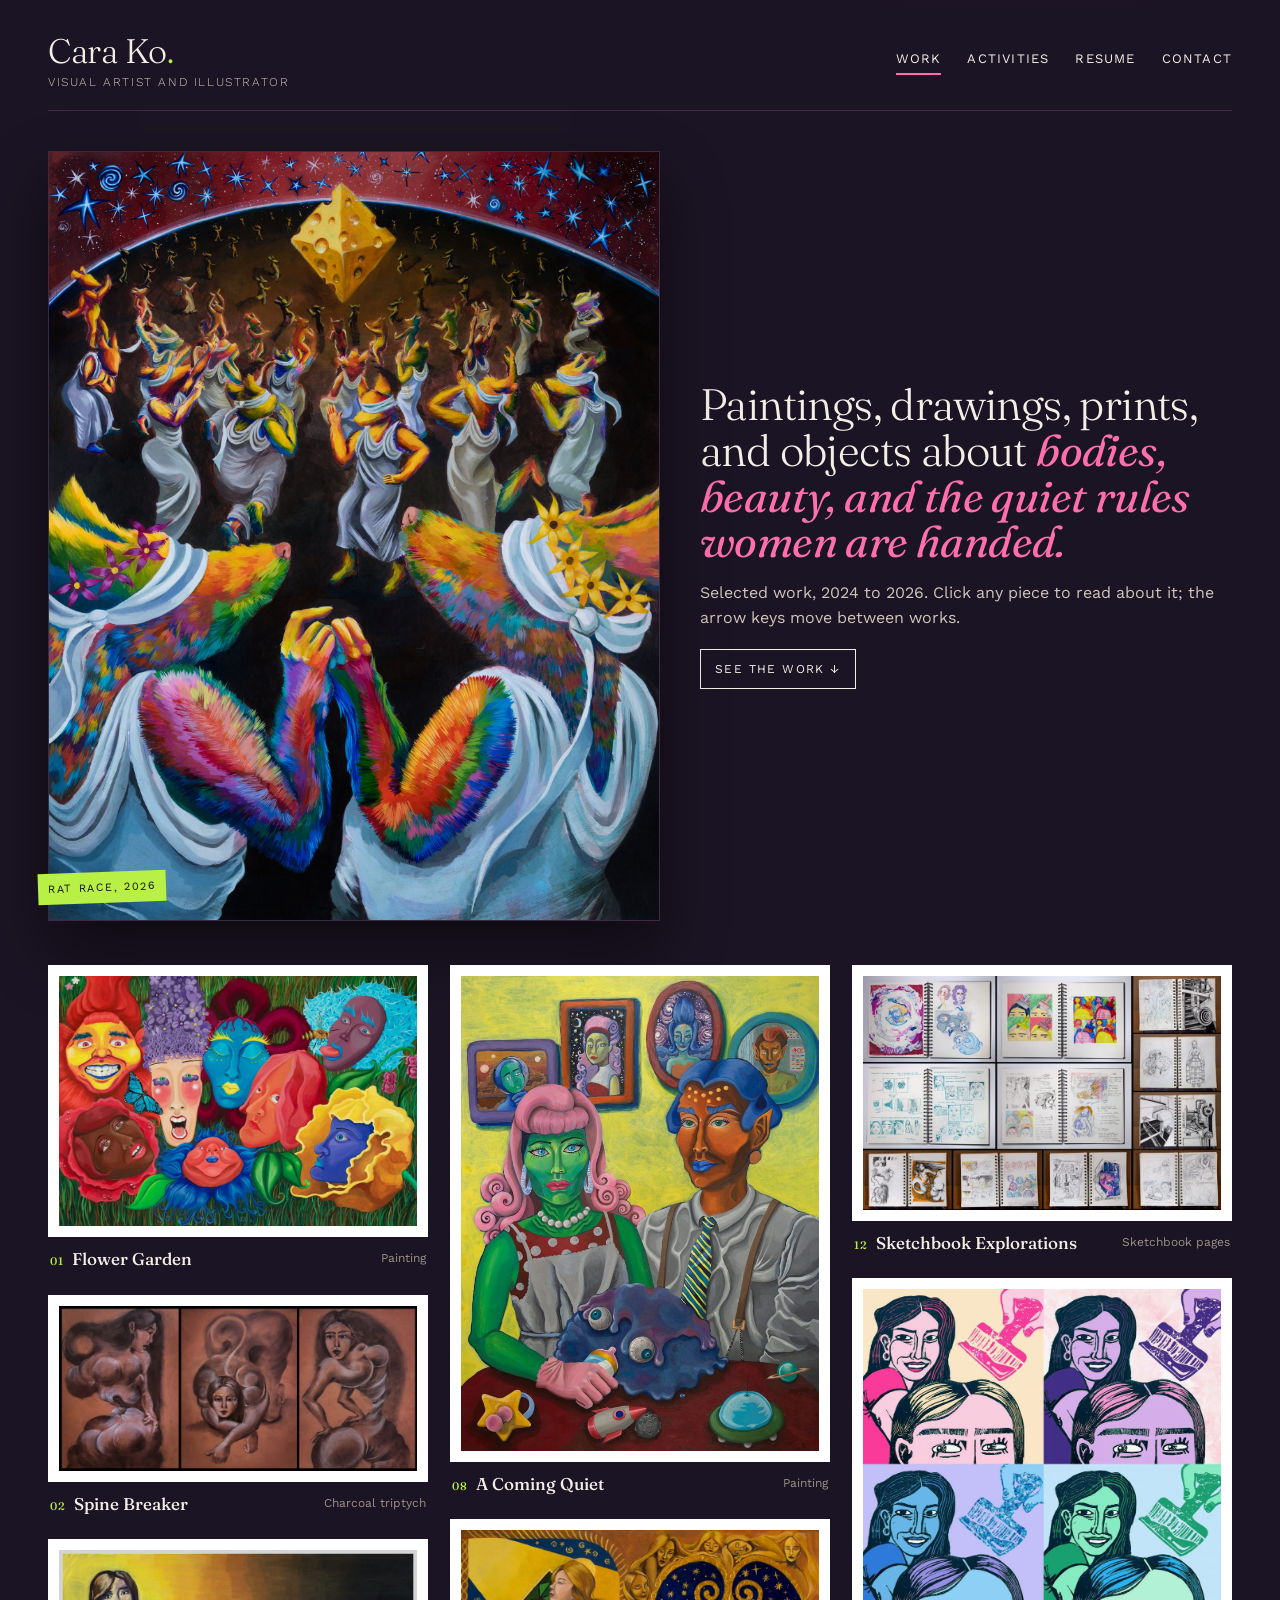
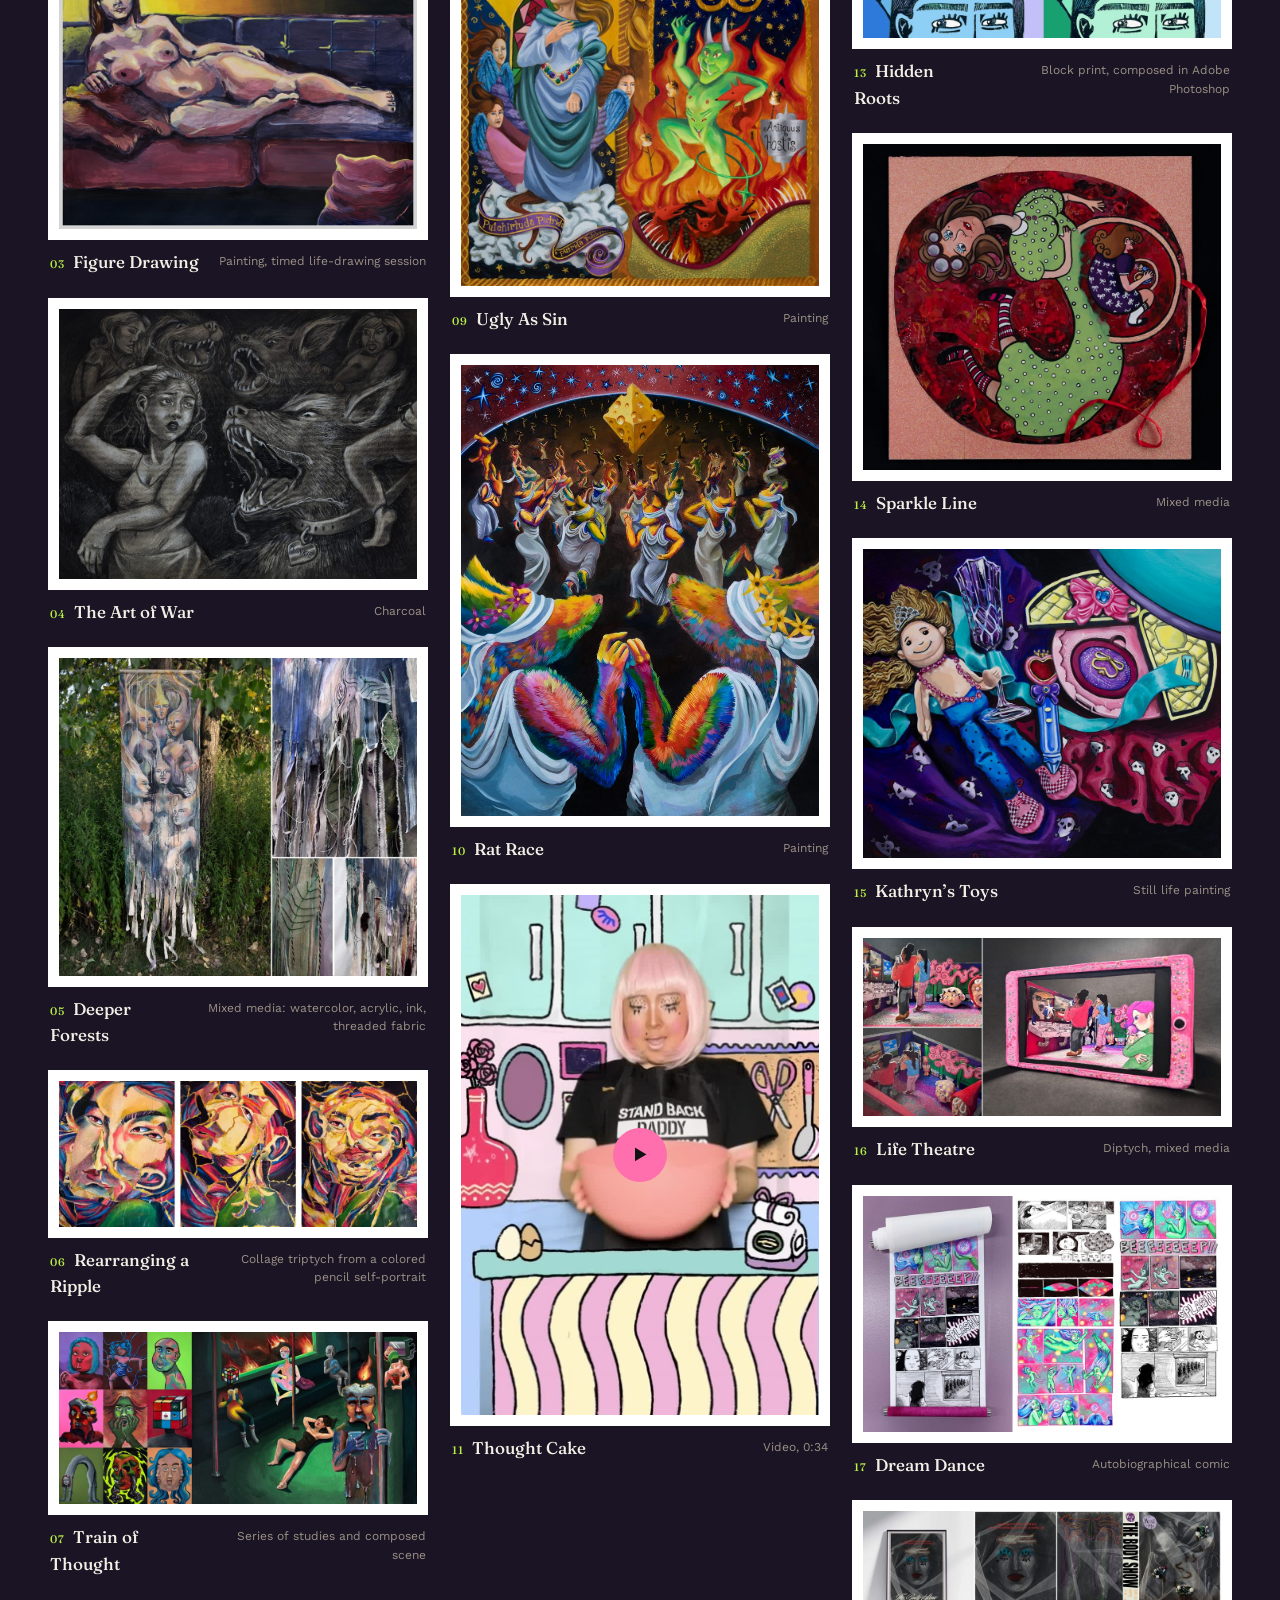
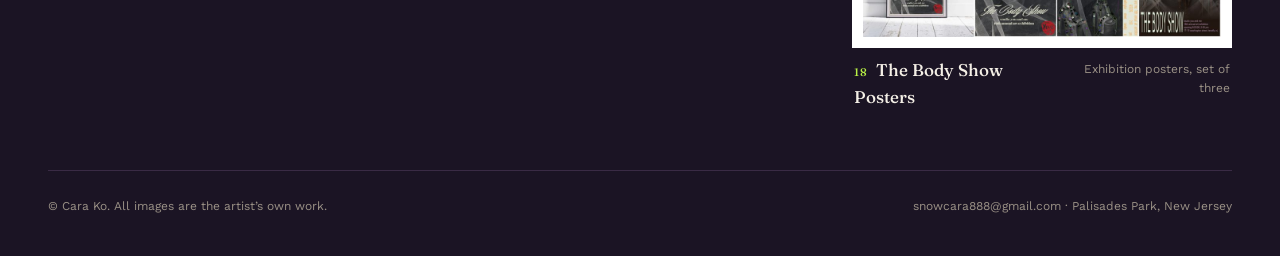
<file: index.html>
<!doctype html>
<html lang="en">
<head>
<meta charset="utf-8">
<meta name="viewport" content="width=device-width, initial-scale=1">
<title>Cara Ko · Work</title>
<meta name="description" content="Portfolio of Cara Ko, visual artist and illustrator based in New Jersey.">
<link rel="stylesheet" href="style.css">
</head>
<body>
<div class="wrap">
  <header class="top">
    <a class="brand" href="index.html">Cara Ko<span class="dot">.</span><small>Visual artist and illustrator</small></a>
    <nav>
      <a href="index.html" class="on">Work</a>
      <a href="activities.html">Activities</a>
      <a href="resume.html">Resume</a>
      <a href="mailto:snowcara888@gmail.com">Contact</a>
    </nav>
  </header>

  <section class="hero">
    <div class="pic"><a href="#10"><img src="works/10-rat-race.jpg" alt="Rat Race"></a><span class="tag">Rat Race, 2026</span></div>
    <div>
      <h1>Paintings, drawings, prints, and objects about <em>bodies, beauty, and the quiet rules women are handed.</em></h1>
      <p>Selected work, 2024 to 2026. Click any piece to read about it; the arrow keys move between works.</p>
      <a class="cta" href="#gallery">See the work ↓</a>
    </div>
  </section>

  <section class="gallery" id="gallery"></section>

  <footer>
    <span>© Cara Ko. All images are the artist’s own work.</span>
    <span>snowcara888@gmail.com · Palisades Park, New Jersey</span>
  </footer>
</div>

<div class="lb" id="lb" aria-hidden="true">
  <button class="close" id="lbClose">Close ✕</button>
  <div class="inner">
    <div class="media" id="lbMedia"></div>
    <aside class="side">
      <div class="num" id="lbNum"></div>
      <h2 id="lbTitle"></h2>
      <div class="medium" id="lbMedium"></div>
      <p id="lbText"></p>
      <div class="ctrl">
        <button id="lbPrev">← Previous</button>
        <button id="lbNext">Next →</button>
      </div>
    </aside>
  </div>
</div>

<script src="works.js"></script>
<script>
(function () {
  const g = document.getElementById('gallery');
  WORKS.forEach((w, i) => {
    const el = document.createElement('article');
    el.className = 'work';
    el.innerHTML = `<figure><div class="frame"><img src="${w.thumb}" alt="${w.title}" loading="lazy">${w.video ? '<div class="play">▶</div>' : ''}</div>
      <figcaption><div class="t"><span class="num">${w.n}</span>${w.title}</div><div class="m">${w.medium || ''}</div></figcaption></figure>`;
    el.addEventListener('click', () => open(i));
    g.appendChild(el);
  });

  const lb = document.getElementById('lb');
  let cur = 0;
  function open(i) {
    cur = (i + WORKS.length) % WORKS.length;
    const w = WORKS[cur];
    const media = document.getElementById('lbMedia');
    media.innerHTML = '';
    if (w.video) {
      const v = document.createElement('video');
      v.src = w.video; v.controls = true; v.autoplay = true; v.loop = true; v.playsInline = true; v.poster = w.thumb;
      media.appendChild(v);
    } else {
      const im = document.createElement('img'); im.src = w.img; im.alt = w.title; media.appendChild(im);
      (w.extra || []).forEach(src => { const x = document.createElement('img'); x.src = src; x.alt = w.title + ', detail'; media.appendChild(x); });
    }
    document.getElementById('lbNum').textContent = w.n + ' / ' + String(WORKS.length).padStart(2, '0');
    document.getElementById('lbTitle').textContent = w.title;
    document.getElementById('lbMedium').textContent = w.medium || '';
    document.getElementById('lbText').textContent = w.text;
    lb.classList.add('open'); lb.setAttribute('aria-hidden', 'false'); document.body.style.overflow = 'hidden';
    lb.scrollTop = 0;
    history.replaceState(null, '', '#' + w.n);
  }
  function close() {
    lb.classList.remove('open'); lb.setAttribute('aria-hidden', 'true'); document.body.style.overflow = '';
    document.getElementById('lbMedia').innerHTML = '';
    history.replaceState(null, '', location.pathname);
  }
  document.getElementById('lbClose').onclick = close;
  document.getElementById('lbPrev').onclick = () => open(cur - 1);
  document.getElementById('lbNext').onclick = () => open(cur + 1);
  lb.addEventListener('click', e => { if (e.target === lb) close(); });
  document.addEventListener('keydown', e => {
    if (!lb.classList.contains('open')) return;
    if (e.key === 'Escape') close();
    if (e.key === 'ArrowRight') open(cur + 1);
    if (e.key === 'ArrowLeft') open(cur - 1);
  });
  const h = location.hash.replace('#', '');
  const idx = WORKS.findIndex(w => w.n === h);
  if (idx >= 0) open(idx);
})();
</script>
</body>
</html>
</file>
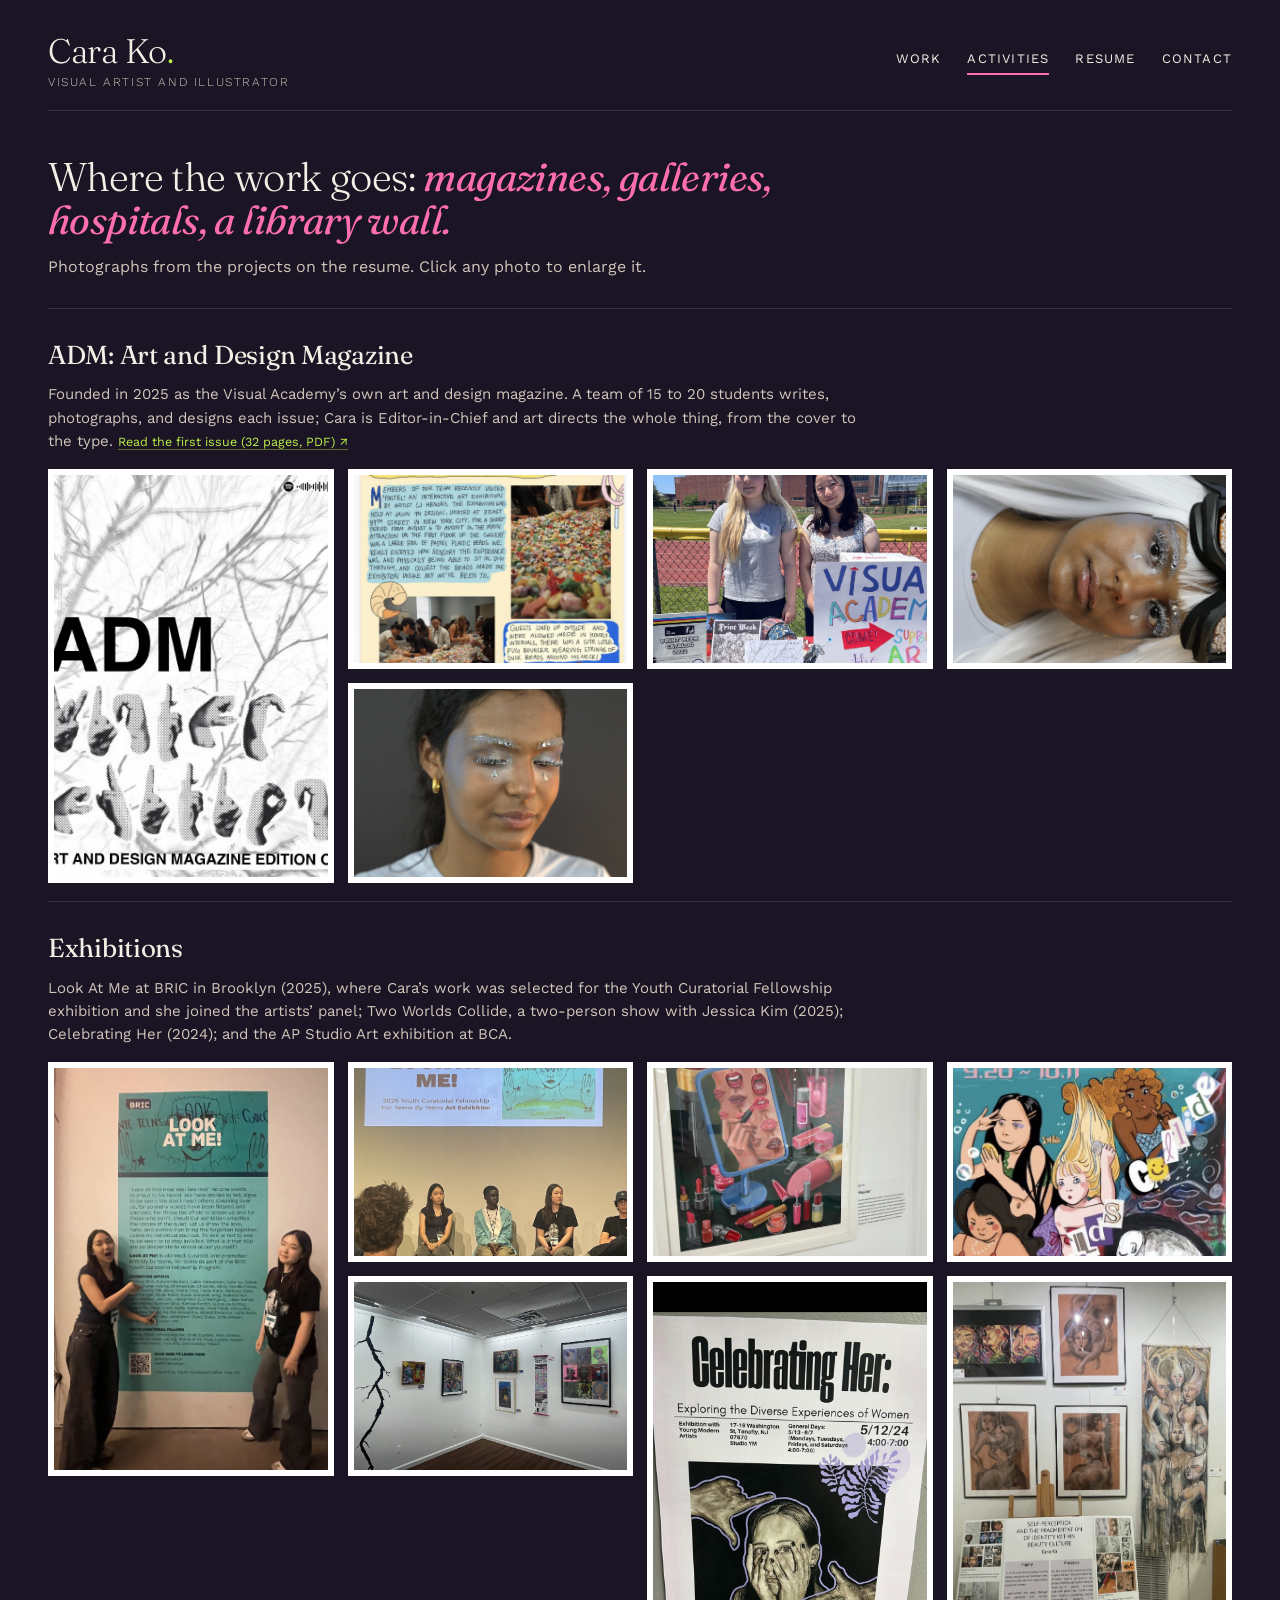
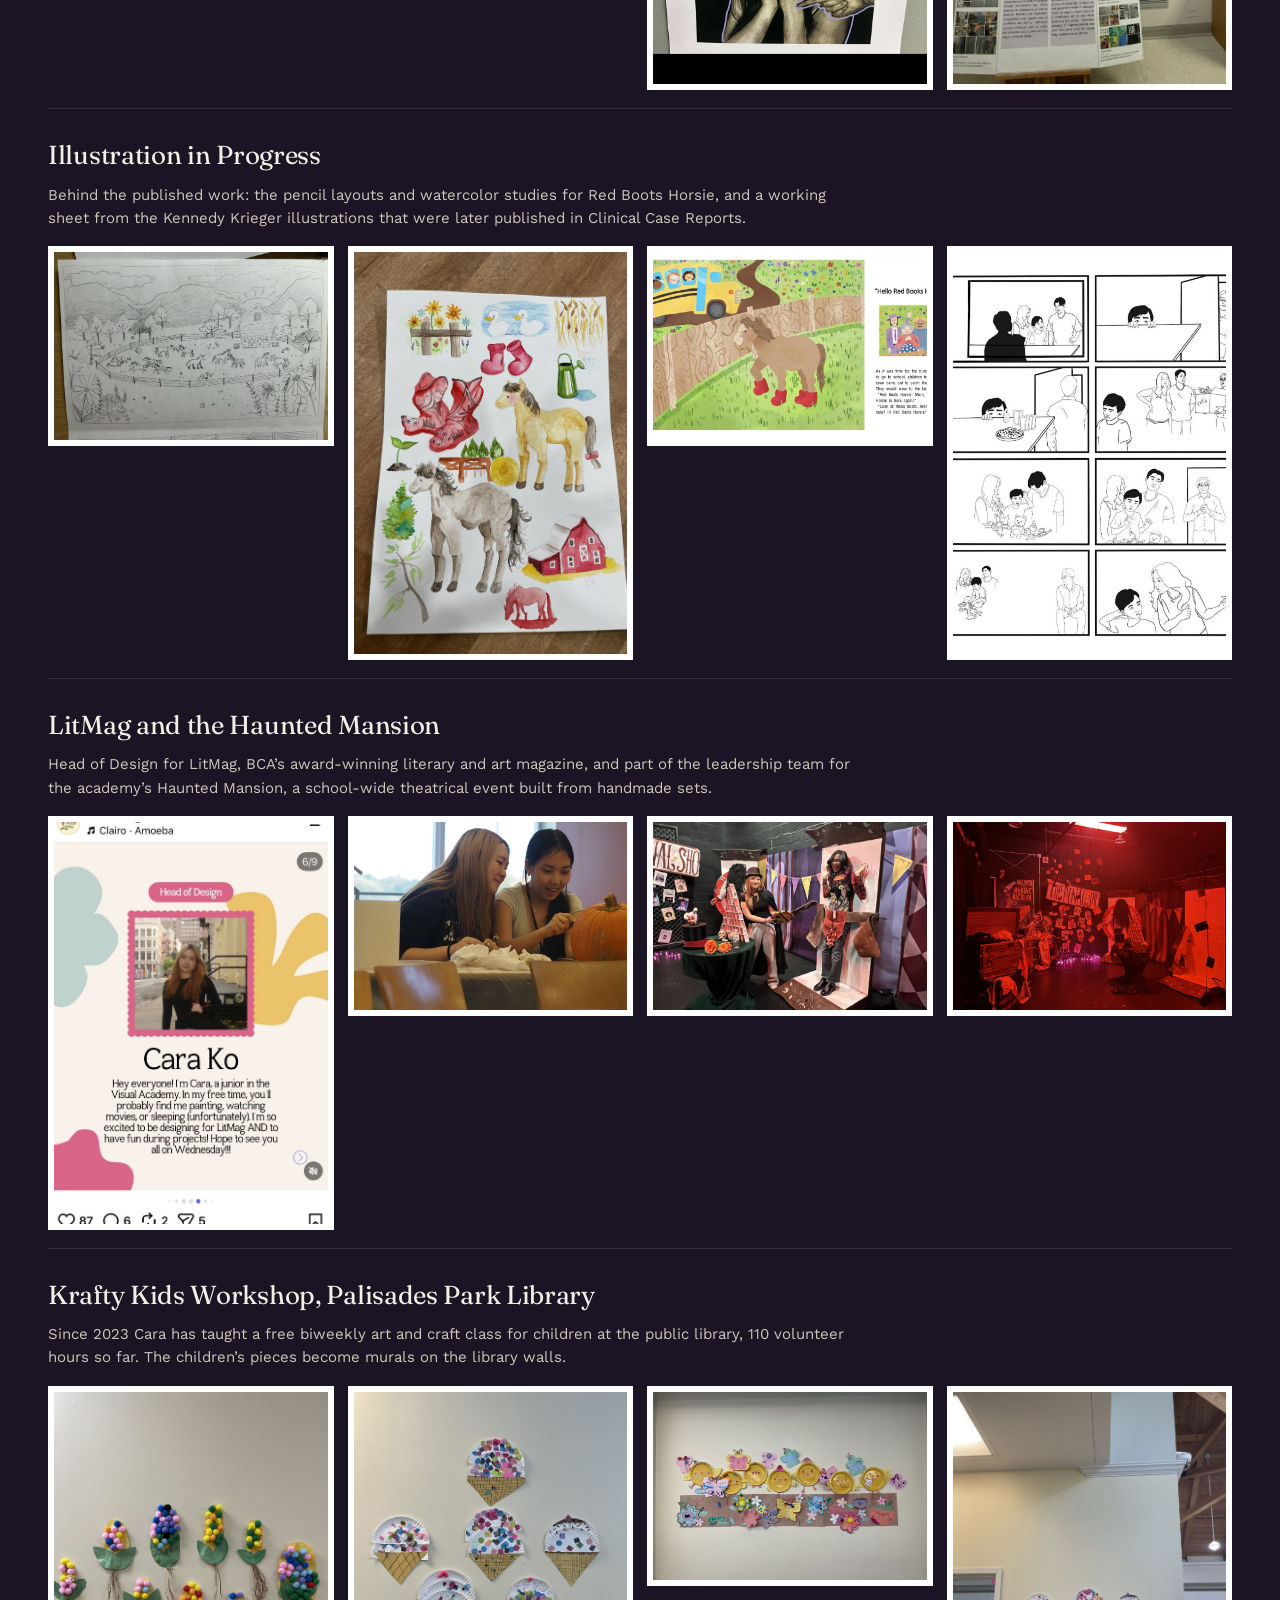
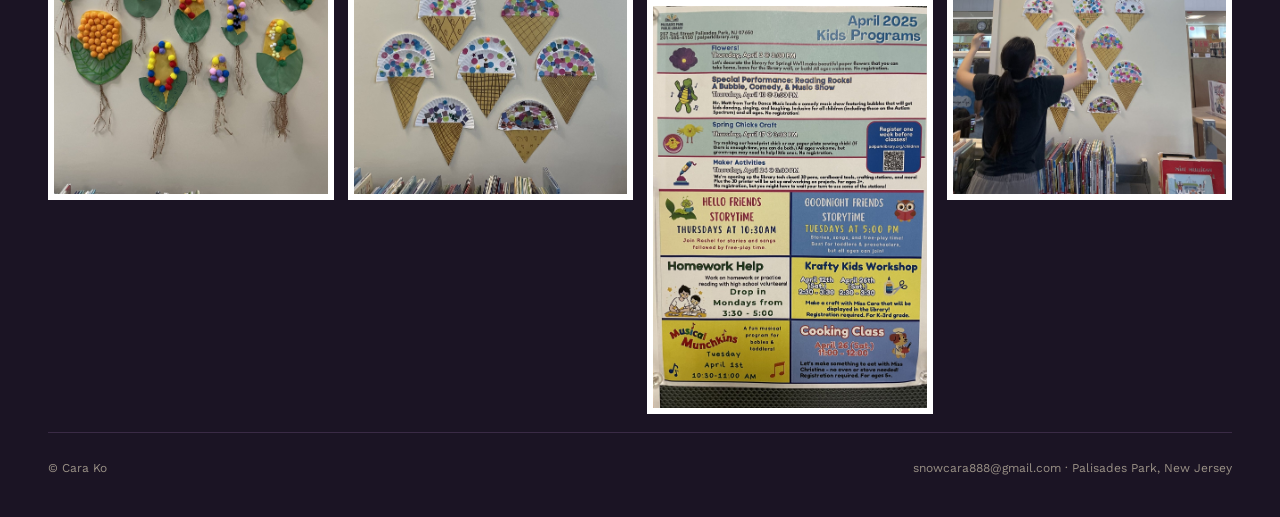
<file: activities.html>
<!doctype html>
<html lang="en">
<head>
<meta charset="utf-8">
<meta name="viewport" content="width=device-width, initial-scale=1">
<title>Cara Ko · Activities</title>
<link rel="stylesheet" href="style.css">
</head>
<body>
<div class="wrap">
  <header class="top">
    <a class="brand" href="index.html">Cara Ko<span class="dot">.</span><small>Visual artist and illustrator</small></a>
    <nav>
      <a href="index.html">Work</a>
      <a href="activities.html" class="on">Activities</a>
      <a href="resume.html">Resume</a>
      <a href="mailto:snowcara888@gmail.com">Contact</a>
    </nav>
  </header>

  <section class="intro act-intro">
    <h1>Where the work goes: <em>magazines, galleries, hospitals, a library wall.</em></h1>
    <p>Photographs from the projects on the resume. Click any photo to enlarge it.</p>
  </section>

  <section class="act">
    <div class="act-head">
      <h2>ADM: Art and Design Magazine</h2>
      <p>Founded in 2025 as the Visual Academy’s own art and design magazine. A team of 15 to 20 students writes, photographs, and designs each issue; Cara is Editor-in-Chief and art directs the whole thing, from the cover to the type. <a class="pl" href="docs/adm-magazine.pdf" target="_blank" rel="noopener">Read the first issue (32 pages, PDF) ↗</a></p>
    </div>
    <div class="photos">
      <a href="activities/adm-cover.jpg" class="ph tall"><img src="activities/adm-cover.jpg" alt="ADM cover" loading="lazy"><span>Cover of the first issue</span></a>
      <a href="activities/adm-spread.jpg" class="ph"><img src="activities/adm-spread.jpg" alt="ADM spread" loading="lazy"><span>A spread from the issue</span></a>
      <a href="activities/adm-booth.jpg" class="ph"><img src="activities/adm-booth.jpg" alt="ADM booth" loading="lazy"><span>Selling the issue at school</span></a>
      <a href="activities/adm-shoot-1.jpg" class="ph"><img src="activities/adm-shoot-1.jpg" alt="ADM photo shoot" loading="lazy"><span>Styled photo shoot for the issue</span></a>
      <a href="activities/adm-shoot-2.jpg" class="ph"><img src="activities/adm-shoot-2.jpg" alt="ADM photo shoot" loading="lazy"><span>Styled photo shoot for the issue</span></a>
    </div>
  </section>

  <section class="act">
    <div class="act-head">
      <h2>Exhibitions</h2>
      <p>Look At Me at BRIC in Brooklyn (2025), where Cara’s work was selected for the Youth Curatorial Fellowship exhibition and she joined the artists’ panel; Two Worlds Collide, a two-person show with Jessica Kim (2025); Celebrating Her (2024); and the AP Studio Art exhibition at BCA.</p>
    </div>
    <div class="photos">
      <a href="activities/bric-wall.jpg" class="ph tall"><img src="activities/bric-wall.jpg" alt="BRIC exhibition wall" loading="lazy"><span>Look At Me, BRIC, Brooklyn</span></a>
      <a href="activities/bric-panel.jpg" class="ph"><img src="activities/bric-panel.jpg" alt="Artist panel at BRIC" loading="lazy"><span>Artists’ panel at BRIC</span></a>
      <a href="activities/bric-work.jpg" class="ph"><img src="activities/bric-work.jpg" alt="Work on view at BRIC" loading="lazy"><span>Work on view at BRIC</span></a>
      <a href="activities/worlds-collide-poster.jpg" class="ph"><img src="activities/worlds-collide-poster.jpg" alt="Two Worlds Collide poster" loading="lazy"><span>Two Worlds Collide, poster</span></a>
      <a href="activities/worlds-collide-gallery.jpg" class="ph"><img src="activities/worlds-collide-gallery.jpg" alt="Two Worlds Collide gallery" loading="lazy"><span>Two Worlds Collide, installed</span></a>
      <a href="activities/celebrating-her-poster.jpg" class="ph tall"><img src="activities/celebrating-her-poster.jpg" alt="Celebrating Her poster" loading="lazy"><span>Celebrating Her, poster</span></a>
      <a href="activities/ap-studio-art.jpg" class="ph tall"><img src="activities/ap-studio-art.jpg" alt="AP Studio Art exhibition" loading="lazy"><span>AP Studio Art exhibition, BCA</span></a>
    </div>
  </section>

  <section class="act">
    <div class="act-head">
      <h2>Illustration in Progress</h2>
      <p>Behind the published work: the pencil layouts and watercolor studies for Red Boots Horsie, and a working sheet from the Kennedy Krieger illustrations that were later published in Clinical Case Reports.</p>
    </div>
    <div class="photos">
      <a href="activities/rbh-sketch.jpg" class="ph"><img src="activities/rbh-sketch.jpg" alt="Red Boots Horsie sketch" loading="lazy"><span>Red Boots Horsie, pencil layout</span></a>
      <a href="activities/rbh-watercolor.jpg" class="ph tall"><img src="activities/rbh-watercolor.jpg" alt="Red Boots Horsie watercolor studies" loading="lazy"><span>Red Boots Horsie, watercolor studies</span></a>
      <a href="activities/rbh-spread.jpg" class="ph"><img src="activities/rbh-spread.jpg" alt="Red Boots Horsie spread" loading="lazy"><span>Red Boots Horsie, finished spread</span></a>
      <a href="activities/kki-sketch.jpg" class="ph tall"><img src="activities/kki-sketch.jpg" alt="Medical illustration in progress" loading="lazy"><span>Kennedy Krieger illustrations, working sheet</span></a>
    </div>
  </section>

  <section class="act">
    <div class="act-head">
      <h2>LitMag and the Haunted Mansion</h2>
      <p>Head of Design for LitMag, BCA’s award-winning literary and art magazine, and part of the leadership team for the academy’s Haunted Mansion, a school-wide theatrical event built from handmade sets.</p>
    </div>
    <div class="photos">
      <a href="activities/litmag-board.jpg" class="ph tall"><img src="activities/litmag-board.jpg" alt="LitMag board introduction" loading="lazy"><span>LitMag executive board, Head of Design</span></a>
      <a href="activities/haunted-pumpkin.jpg" class="ph"><img src="activities/haunted-pumpkin.jpg" alt="Haunted Mansion build" loading="lazy"><span>Haunted Mansion, building the sets</span></a>
      <a href="activities/haunted-set.jpg" class="ph"><img src="activities/haunted-set.jpg" alt="Haunted Mansion set" loading="lazy"><span>Haunted Mansion, finished room</span></a>
      <a href="activities/haunted-room.jpg" class="ph"><img src="activities/haunted-room.jpg" alt="Haunted Mansion room" loading="lazy"><span>Haunted Mansion, on the night</span></a>
    </div>
  </section>

  <section class="act">
    <div class="act-head">
      <h2>Krafty Kids Workshop, Palisades Park Library</h2>
      <p>Since 2023 Cara has taught a free biweekly art and craft class for children at the public library, 110 volunteer hours so far. The children’s pieces become murals on the library walls.</p>
    </div>
    <div class="photos">
      <a href="activities/library-mural-1.jpg" class="ph tall"><img src="activities/library-mural-1.jpg" alt="Library mural" loading="lazy"><span>Mural from a flower lesson</span></a>
      <a href="activities/library-mural-2.jpg" class="ph tall"><img src="activities/library-mural-2.jpg" alt="Library mural" loading="lazy"><span>Mural from an ice cream lesson</span></a>
      <a href="activities/library-mural-3.jpg" class="ph"><img src="activities/library-mural-3.jpg" alt="Library mural" loading="lazy"><span>Mural from a chicks lesson</span></a>
      <a href="activities/library-hanging.jpg" class="ph tall"><img src="activities/library-hanging.jpg" alt="Hanging the mural" loading="lazy"><span>Hanging the children’s work</span></a>
      <a href="activities/library-program.jpg" class="ph tall"><img src="activities/library-program.jpg" alt="Library program calendar" loading="lazy"><span>The workshop on the library’s calendar</span></a>
    </div>
  </section>

  <footer>
    <span>© Cara Ko</span>
    <span>snowcara888@gmail.com · Palisades Park, New Jersey</span>
  </footer>
</div>

<div class="lb" id="lb" aria-hidden="true">
  <button class="close" id="lbClose">Close ✕</button>
  <div class="inner single">
    <div class="media" id="lbMedia"></div>
    <aside class="side"><p id="lbText"></p><div class="ctrl"><button id="lbPrev">← Previous</button><button id="lbNext">Next →</button></div></aside>
  </div>
</div>
<script>
(function () {
  const links = [...document.querySelectorAll('.ph')];
  const lb = document.getElementById('lb'); let cur = 0;
  function open(i) {
    cur = (i + links.length) % links.length; const a = links[cur];
    document.getElementById('lbMedia').innerHTML = `<img src="${a.getAttribute('href')}" alt="">`;
    document.getElementById('lbText').textContent = a.querySelector('span').textContent;
    lb.classList.add('open'); document.body.style.overflow = 'hidden'; lb.scrollTop = 0;
  }
  function close() { lb.classList.remove('open'); document.body.style.overflow = ''; document.getElementById('lbMedia').innerHTML = ''; }
  links.forEach((a, i) => a.addEventListener('click', e => { e.preventDefault(); open(i); }));
  document.getElementById('lbClose').onclick = close;
  document.getElementById('lbPrev').onclick = () => open(cur - 1);
  document.getElementById('lbNext').onclick = () => open(cur + 1);
  lb.addEventListener('click', e => { if (e.target === lb) close(); });
  document.addEventListener('keydown', e => { if (!lb.classList.contains('open')) return; if (e.key === 'Escape') close(); if (e.key === 'ArrowRight') open(cur + 1); if (e.key === 'ArrowLeft') open(cur - 1); });
})();
</script>
</body>
</html>
</file>
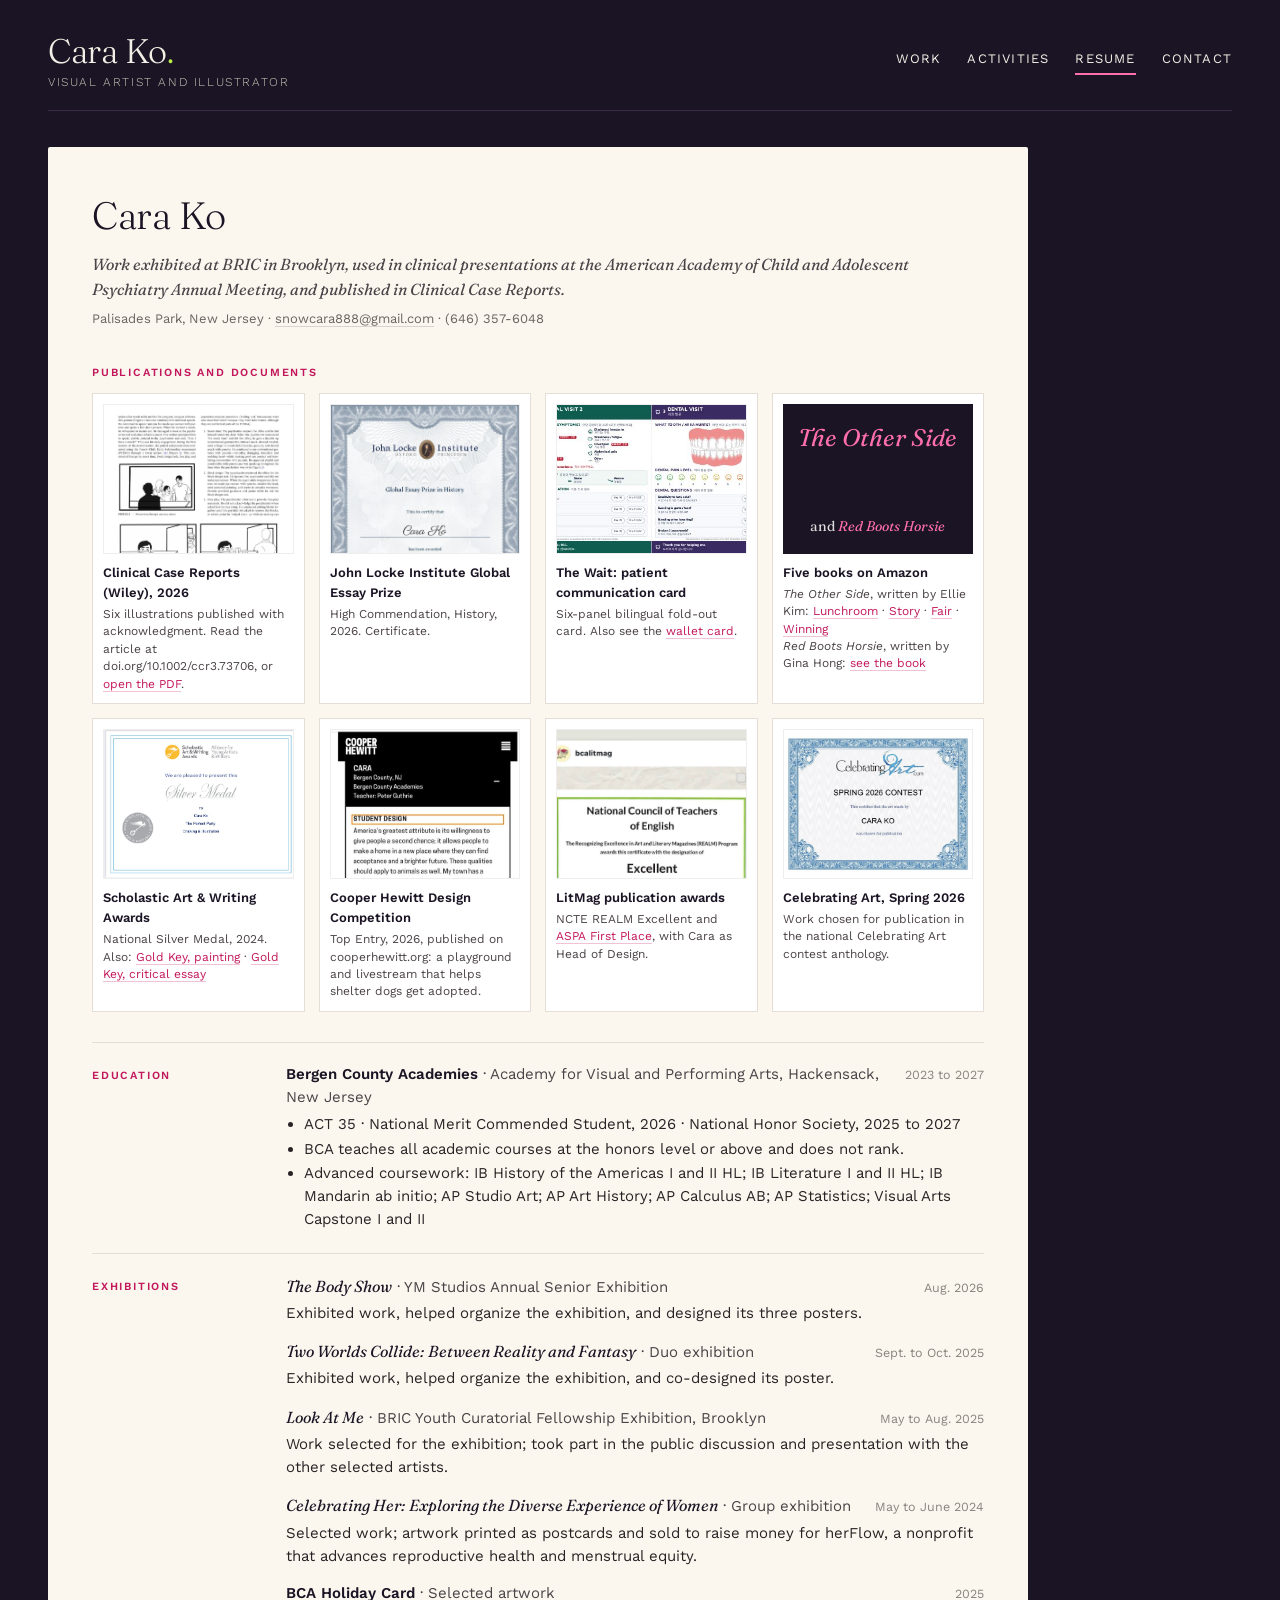
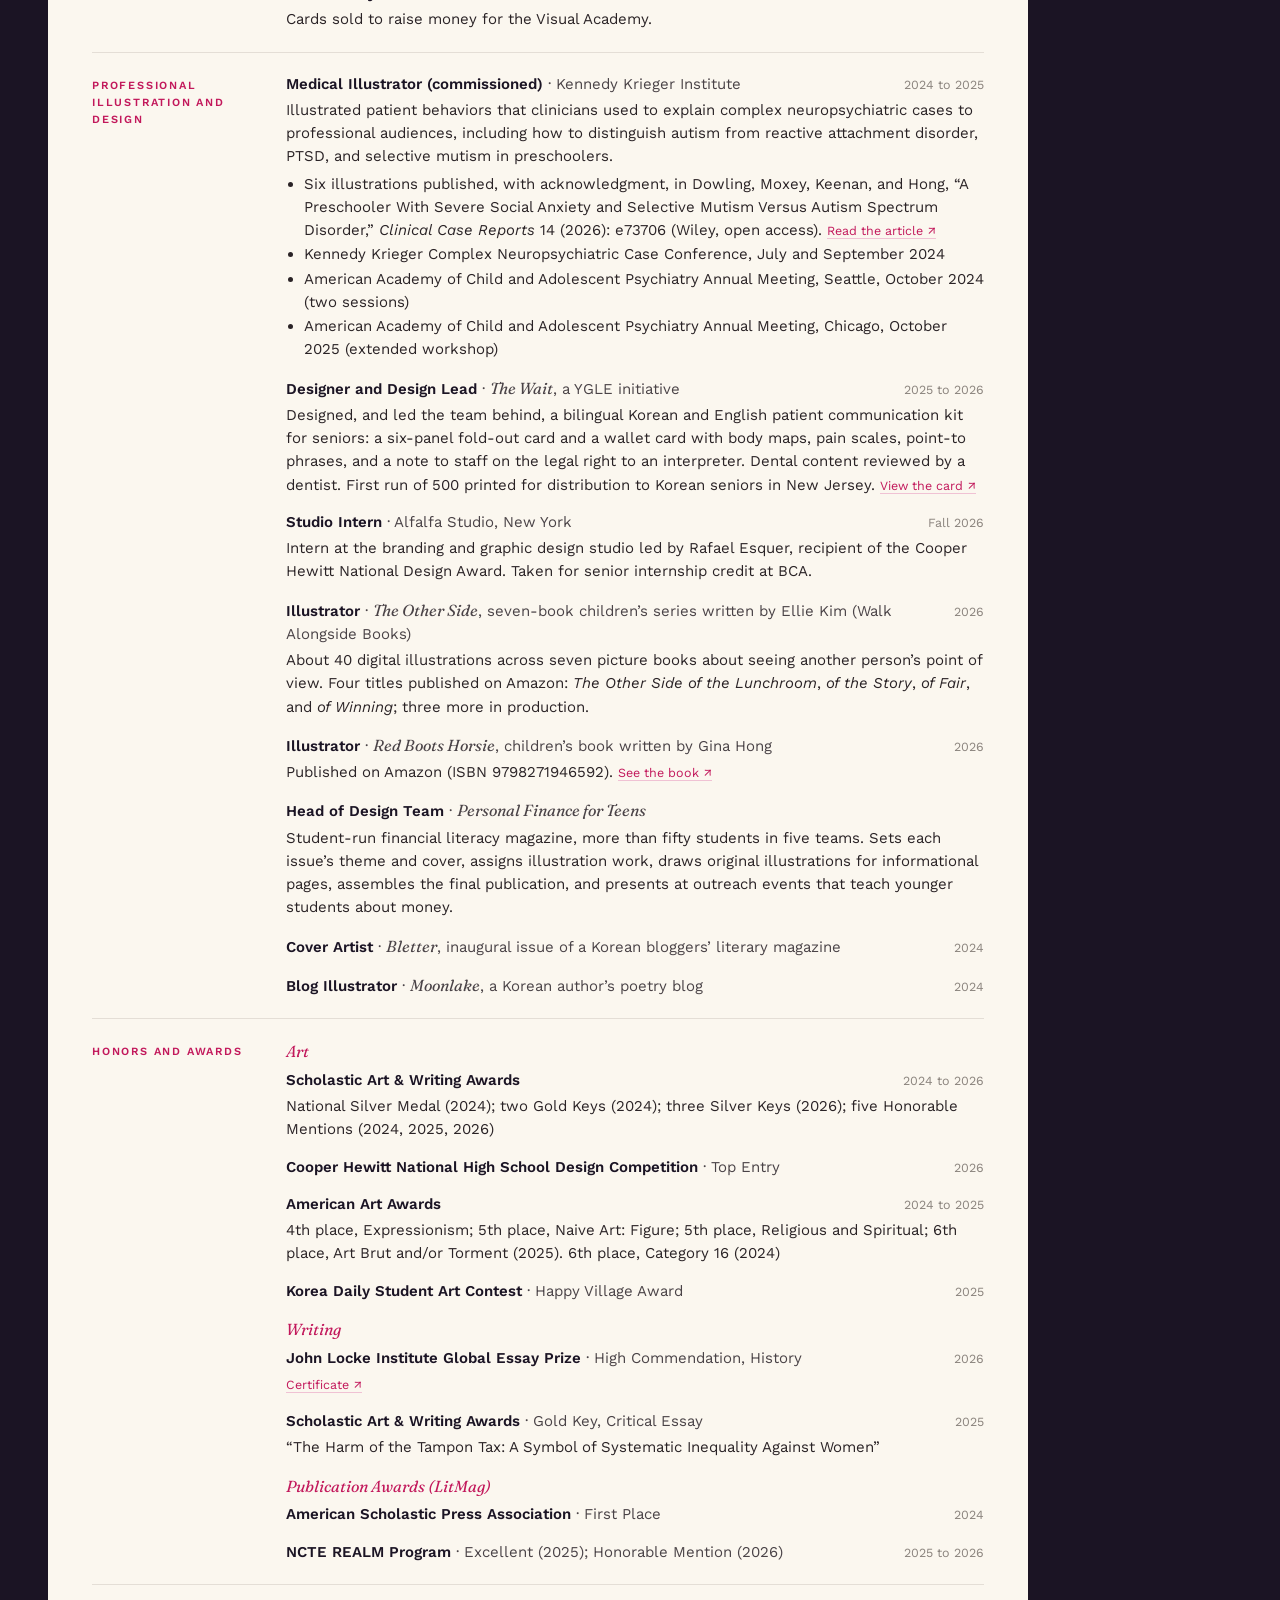
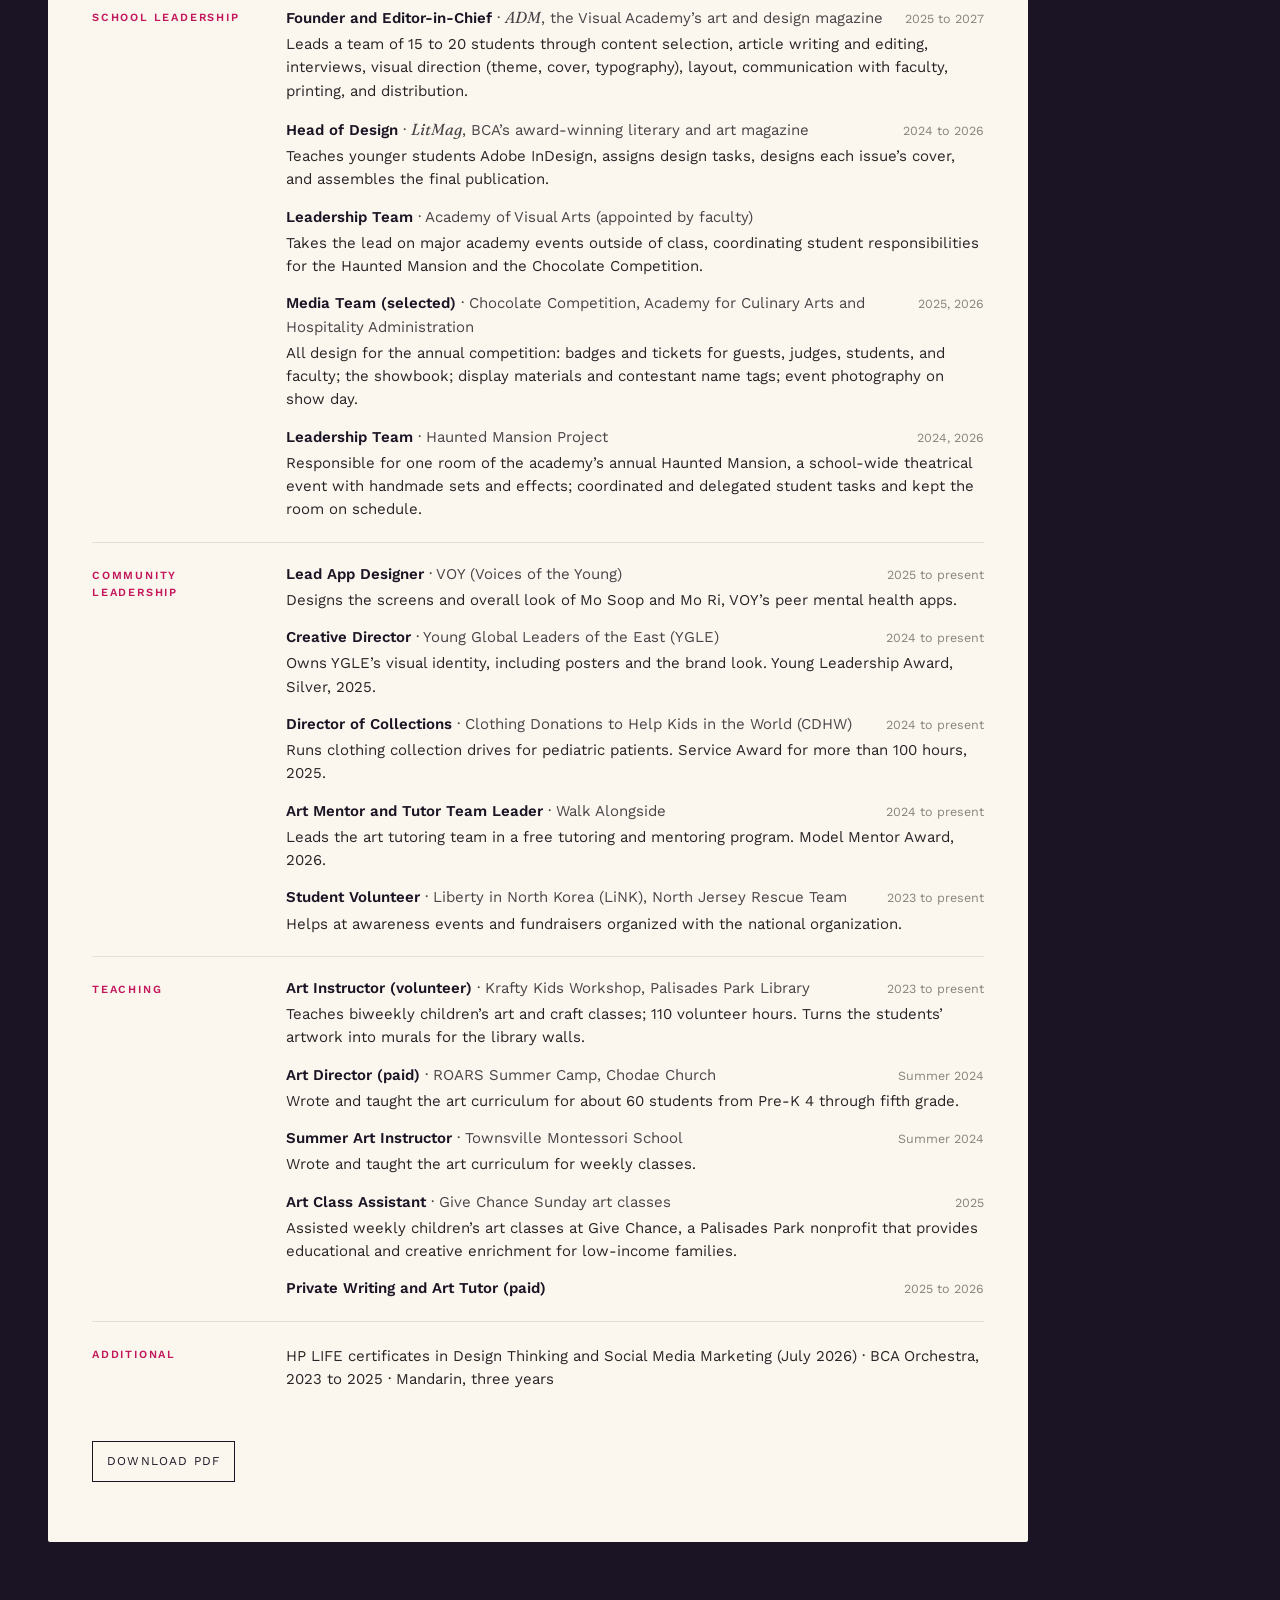
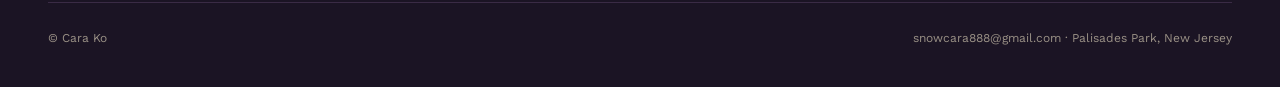
<file: resume.html>
<!doctype html>
<html lang="en">
<head>
<meta charset="utf-8">
<meta name="viewport" content="width=device-width, initial-scale=1">
<title>Cara Ko · Resume</title>
<link rel="stylesheet" href="style.css">
</head>
<body>
<div class="wrap">
  <header class="top">
    <a class="brand" href="index.html">Cara Ko<span class="dot">.</span><small>Visual artist and illustrator</small></a>
    <nav>
      <a href="index.html">Work</a>
      <a href="activities.html">Activities</a>
      <a href="resume.html" class="on">Resume</a>
      <a href="mailto:snowcara888@gmail.com">Contact</a>
    </nav>
  </header>

  <main class="resume">
    <h1>Cara Ko</h1>
    <p class="lede">Work exhibited at BRIC in Brooklyn, used in clinical presentations at the American Academy of Child and Adolescent Psychiatry Annual Meeting, and published in Clinical Case Reports.</p>
    <div class="contact">Palisades Park, New Jersey · <a href="mailto:snowcara888@gmail.com">snowcara888@gmail.com</a> · (646) 357-6048</div>

    <section class="docs">
      <h2>Publications and Documents</h2>
      <div class="docgrid">
        <a class="doc" href="https://doi.org/10.1002/ccr3.73706" target="_blank" rel="noopener">
          <img src="docs/clinical-case-reports-figures.jpg" alt="Figures in Clinical Case Reports">
          <div class="dt">Clinical Case Reports (Wiley), 2026</div>
          <div class="dd">Six illustrations published with acknowledgment. Read the article at doi.org/10.1002/ccr3.73706, or <span class="alt" data-href="docs/clinical-case-reports-2026.pdf">open the PDF</span>.</div>
        </a>
        <a class="doc" href="docs/john-locke-high-commendation.pdf" target="_blank" rel="noopener">
          <img src="docs/john-locke.jpg" alt="John Locke Institute High Commendation">
          <div class="dt">John Locke Institute Global Essay Prize</div>
          <div class="dd">High Commendation, History, 2026. Certificate.</div>
        </a>
        <a class="doc" href="docs/the-wait-card.pdf" target="_blank" rel="noopener">
          <img src="docs/the-wait-card.jpg" alt="The Wait fold-out card">
          <div class="dt">The Wait: patient communication card</div>
          <div class="dd">Six-panel bilingual fold-out card. Also see the <span class="alt" data-href="docs/the-wait-wallet-card.pdf">wallet card</span>.</div>
        </a>
        <a class="doc books" href="https://a.co/d/08vH377O" target="_blank" rel="noopener">
          <div class="bk"><i>The Other Side</i><br><span style="font-size:14px;color:#ddd">and <i>Red Boots Horsie</i></span></div>
          <div class="dt">Five books on Amazon</div>
          <div class="dd"><i>The Other Side</i>, written by Ellie Kim: <span class="alt" data-href="https://a.co/d/08vH377O">Lunchroom</span> · <span class="alt" data-href="https://a.co/d/07xS8hRt">Story</span> · <span class="alt" data-href="https://a.co/d/06LGuINt">Fair</span> · <span class="alt" data-href="https://a.co/d/076fmKp7">Winning</span><br><i>Red Boots Horsie</i>, written by Gina Hong: <span class="alt" data-href="https://www.amazon.com/dp/B0H4T65CF2">see the book</span></div>
        </a>
        <a class="doc" href="docs/scholastic-silver-medal.jpg" target="_blank" rel="noopener">
          <img src="docs/scholastic-silver-medal.jpg" alt="Scholastic National Silver Medal">
          <div class="dt">Scholastic Art &amp; Writing Awards</div>
          <div class="dd">National Silver Medal, 2024. Also: <span class="alt" data-href="docs/scholastic-gold-key.jpg">Gold Key, painting</span> · <span class="alt" data-href="docs/scholastic-gold-key-essay.jpg">Gold Key, critical essay</span></div>
        </a>
        <a class="doc" href="docs/cooper-hewitt.jpg" target="_blank" rel="noopener">
          <img src="docs/cooper-hewitt.jpg" alt="Cooper Hewitt National High School Design Competition entry">
          <div class="dt">Cooper Hewitt Design Competition</div>
          <div class="dd">Top Entry, 2026, published on cooperhewitt.org: a playground and livestream that helps shelter dogs get adopted.</div>
        </a>
        <a class="doc" href="docs/ncte-excellent.jpg" target="_blank" rel="noopener">
          <img src="docs/ncte-excellent.jpg" alt="NCTE REALM award for LitMag">
          <div class="dt">LitMag publication awards</div>
          <div class="dd">NCTE REALM Excellent and <span class="alt" data-href="docs/aspa-first-place.jpg">ASPA First Place</span>, with Cara as Head of Design.</div>
        </a>
        <a class="doc" href="docs/celebrating-art-2026.jpg" target="_blank" rel="noopener">
          <img src="docs/celebrating-art-2026.jpg" alt="Celebrating Art certificate">
          <div class="dt">Celebrating Art, Spring 2026</div>
          <div class="dd">Work chosen for publication in the national Celebrating Art contest anthology.</div>
        </a>
      </div>
    </section>

    <section class="sec">
      <h2>Education</h2>
      <div>
        <div class="e">
          <div class="row"><div class="h">Bergen County Academies <span class="o">· Academy for Visual and Performing Arts, Hackensack, New Jersey</span></div><div class="d">2023 to 2027</div></div>
          <ul>
            <li>ACT 35 · National Merit Commended Student, 2026 · National Honor Society, 2025 to 2027</li>
            <li>BCA teaches all academic courses at the honors level or above and does not rank.</li>
            <li>Advanced coursework: IB History of the Americas I and II HL; IB Literature I and II HL; IB Mandarin ab initio; AP Studio Art; AP Art History; AP Calculus AB; AP Statistics; Visual Arts Capstone I and II</li>
          </ul>
        </div>
      </div>
    </section>

    <section class="sec">
      <h2>Exhibitions</h2>
      <div>
        <div class="e"><div class="row"><div class="h"><i>The Body Show</i> <span class="o">· YM Studios Annual Senior Exhibition</span></div><div class="d">Aug. 2026</div></div><div class="b">Exhibited work, helped organize the exhibition, and designed its three posters.</div></div>
        <div class="e"><div class="row"><div class="h"><i>Two Worlds Collide: Between Reality and Fantasy</i> <span class="o">· Duo exhibition</span></div><div class="d">Sept. to Oct. 2025</div></div><div class="b">Exhibited work, helped organize the exhibition, and co-designed its poster.</div></div>
        <div class="e"><div class="row"><div class="h"><i>Look At Me</i> <span class="o">· BRIC Youth Curatorial Fellowship Exhibition, Brooklyn</span></div><div class="d">May to Aug. 2025</div></div><div class="b">Work selected for the exhibition; took part in the public discussion and presentation with the other selected artists.</div></div>
        <div class="e"><div class="row"><div class="h"><i>Celebrating Her: Exploring the Diverse Experience of Women</i> <span class="o">· Group exhibition</span></div><div class="d">May to June 2024</div></div><div class="b">Selected work; artwork printed as postcards and sold to raise money for herFlow, a nonprofit that advances reproductive health and menstrual equity.</div></div>
        <div class="e"><div class="row"><div class="h">BCA Holiday Card <span class="o">· Selected artwork</span></div><div class="d">2025</div></div><div class="b">Cards sold to raise money for the Visual Academy.</div></div>
      </div>
    </section>

    <section class="sec">
      <h2>Professional Illustration and Design</h2>
      <div>
        <div class="e">
          <div class="row"><div class="h">Medical Illustrator (commissioned) <span class="o">· Kennedy Krieger Institute</span></div><div class="d">2024 to 2025</div></div>
          <div class="b">Illustrated patient behaviors that clinicians used to explain complex neuropsychiatric cases to professional audiences, including how to distinguish autism from reactive attachment disorder, PTSD, and selective mutism in preschoolers.</div>
          <ul>
            <li>Six illustrations published, with acknowledgment, in Dowling, Moxey, Keenan, and Hong, “A Preschooler With Severe Social Anxiety and Selective Mutism Versus Autism Spectrum Disorder,” <i>Clinical Case Reports</i> 14 (2026): e73706 (Wiley, open access). <a class="pl" href="https://doi.org/10.1002/ccr3.73706" target="_blank" rel="noopener">Read the article ↗</a></li>
            <li>Kennedy Krieger Complex Neuropsychiatric Case Conference, July and September 2024</li>
            <li>American Academy of Child and Adolescent Psychiatry Annual Meeting, Seattle, October 2024 (two sessions)</li>
            <li>American Academy of Child and Adolescent Psychiatry Annual Meeting, Chicago, October 2025 (extended workshop)</li>
          </ul>
        </div>
        <div class="e">
          <div class="row"><div class="h">Designer and Design Lead <span class="o">· <i>The Wait</i>, a YGLE initiative</span></div><div class="d">2025 to 2026</div></div>
          <div class="b">Designed, and led the team behind, a bilingual Korean and English patient communication kit for seniors: a six-panel fold-out card and a wallet card with body maps, pain scales, point-to phrases, and a note to staff on the legal right to an interpreter. Dental content reviewed by a dentist. First run of 500 printed for distribution to Korean seniors in New Jersey. <a class="pl" href="docs/the-wait-card.pdf" target="_blank" rel="noopener">View the card ↗</a></div>
        </div>
        <div class="e">
          <div class="row"><div class="h">Studio Intern <span class="o">· Alfalfa Studio, New York</span></div><div class="d">Fall 2026</div></div>
          <div class="b">Intern at the branding and graphic design studio led by Rafael Esquer, recipient of the Cooper Hewitt National Design Award. Taken for senior internship credit at BCA.</div>
        </div>
        <div class="e">
          <div class="row"><div class="h">Illustrator <span class="o">· <i>The Other Side</i>, seven-book children’s series written by Ellie Kim (Walk Alongside Books)</span></div><div class="d">2026</div></div>
          <div class="b">About 40 digital illustrations across seven picture books about seeing another person’s point of view. Four titles published on Amazon: <a href="https://a.co/d/08vH377O"><i>The Other Side of the Lunchroom</i></a>, <a href="https://a.co/d/07xS8hRt"><i>of the Story</i></a>, <a href="https://a.co/d/06LGuINt"><i>of Fair</i></a>, and <a href="https://a.co/d/076fmKp7"><i>of Winning</i></a>; three more in production.</div>
        </div>
        <div class="e"><div class="row"><div class="h">Illustrator <span class="o">· <i>Red Boots Horsie</i>, children’s book written by Gina Hong</span></div><div class="d">2026</div></div><div class="b">Published on Amazon (ISBN 9798271946592). <a class="pl" href="https://www.amazon.com/dp/B0H4T65CF2" target="_blank" rel="noopener">See the book ↗</a></div></div>
        <div class="e">
          <div class="row"><div class="h">Head of Design Team <span class="o">· <i>Personal Finance for Teens</i></span></div><div class="d"></div></div>
          <div class="b">Student-run financial literacy magazine, more than fifty students in five teams. Sets each issue’s theme and cover, assigns illustration work, draws original illustrations for informational pages, assembles the final publication, and presents at outreach events that teach younger students about money.</div>
        </div>
        <div class="e"><div class="row"><div class="h">Cover Artist <span class="o">· <i>Bletter</i>, inaugural issue of a Korean bloggers’ literary magazine</span></div><div class="d">2024</div></div></div>
        <div class="e"><div class="row"><div class="h">Blog Illustrator <span class="o">· <i>Moonlake</i>, a Korean author’s poetry blog</span></div><div class="d">2024</div></div></div>
      </div>
    </section>

    <section class="sec">
      <h2>Honors and Awards</h2>
      <div>
        <div class="sub">Art</div>
        <div class="e"><div class="row"><div class="h">Scholastic Art &amp; Writing Awards</div><div class="d">2024 to 2026</div></div><div class="b">National Silver Medal (2024); two Gold Keys (2024); three Silver Keys (2026); five Honorable Mentions (2024, 2025, 2026)</div></div>
        <div class="e"><div class="row"><div class="h">Cooper Hewitt National High School Design Competition <span class="o">· Top Entry</span></div><div class="d">2026</div></div></div>
        <div class="e"><div class="row"><div class="h">American Art Awards</div><div class="d">2024 to 2025</div></div><div class="b">4th place, Expressionism; 5th place, Naive Art: Figure; 5th place, Religious and Spiritual; 6th place, Art Brut and/or Torment (2025). 6th place, Category 16 (2024)</div></div>
        <div class="e"><div class="row"><div class="h">Korea Daily Student Art Contest <span class="o">· Happy Village Award</span></div><div class="d">2025</div></div></div>
        <div class="sub">Writing</div>
        <div class="e"><div class="row"><div class="h">John Locke Institute Global Essay Prize <span class="o">· High Commendation, History</span></div><div class="d">2026</div></div><div class="b"><a class="pl" href="docs/john-locke-high-commendation.pdf" target="_blank" rel="noopener">Certificate ↗</a></div></div>
        <div class="e"><div class="row"><div class="h">Scholastic Art &amp; Writing Awards <span class="o">· Gold Key, Critical Essay</span></div><div class="d">2025</div></div><div class="b">“The Harm of the Tampon Tax: A Symbol of Systematic Inequality Against Women”</div></div>
        <div class="sub">Publication Awards (LitMag)</div>
        <div class="e"><div class="row"><div class="h">American Scholastic Press Association <span class="o">· First Place</span></div><div class="d">2024</div></div></div>
        <div class="e"><div class="row"><div class="h">NCTE REALM Program <span class="o">· Excellent (2025); Honorable Mention (2026)</span></div><div class="d">2025 to 2026</div></div></div>
      </div>
    </section>

    <section class="sec">
      <h2>School Leadership</h2>
      <div>
        <div class="e"><div class="row"><div class="h">Founder and Editor-in-Chief <span class="o">· <i>ADM</i>, the Visual Academy’s art and design magazine</span></div><div class="d">2025 to 2027</div></div><div class="b">Leads a team of 15 to 20 students through content selection, article writing and editing, interviews, visual direction (theme, cover, typography), layout, communication with faculty, printing, and distribution.</div></div>
        <div class="e"><div class="row"><div class="h">Head of Design <span class="o">· <i>LitMag</i>, BCA’s award-winning literary and art magazine</span></div><div class="d">2024 to 2026</div></div><div class="b">Teaches younger students Adobe InDesign, assigns design tasks, designs each issue’s cover, and assembles the final publication.</div></div>
        <div class="e"><div class="row"><div class="h">Leadership Team <span class="o">· Academy of Visual Arts (appointed by faculty)</span></div><div class="d"></div></div><div class="b">Takes the lead on major academy events outside of class, coordinating student responsibilities for the Haunted Mansion and the Chocolate Competition.</div></div>
        <div class="e"><div class="row"><div class="h">Media Team (selected) <span class="o">· Chocolate Competition, Academy for Culinary Arts and Hospitality Administration</span></div><div class="d">2025, 2026</div></div><div class="b">All design for the annual competition: badges and tickets for guests, judges, students, and faculty; the showbook; display materials and contestant name tags; event photography on show day.</div></div>
        <div class="e"><div class="row"><div class="h">Leadership Team <span class="o">· Haunted Mansion Project</span></div><div class="d">2024, 2026</div></div><div class="b">Responsible for one room of the academy’s annual Haunted Mansion, a school-wide theatrical event with handmade sets and effects; coordinated and delegated student tasks and kept the room on schedule.</div></div>
      </div>
    </section>

    <section class="sec">
      <h2>Community Leadership</h2>
      <div>
        <div class="e"><div class="row"><div class="h">Lead App Designer <span class="o">· VOY (Voices of the Young)</span></div><div class="d">2025 to present</div></div><div class="b">Designs the screens and overall look of Mo Soop and Mo Ri, VOY’s peer mental health apps.</div></div>
        <div class="e"><div class="row"><div class="h">Creative Director <span class="o">· Young Global Leaders of the East (YGLE)</span></div><div class="d">2024 to present</div></div><div class="b">Owns YGLE’s visual identity, including posters and the brand look. Young Leadership Award, Silver, 2025.</div></div>
        <div class="e"><div class="row"><div class="h">Director of Collections <span class="o">· Clothing Donations to Help Kids in the World (CDHW)</span></div><div class="d">2024 to present</div></div><div class="b">Runs clothing collection drives for pediatric patients. Service Award for more than 100 hours, 2025.</div></div>
        <div class="e"><div class="row"><div class="h">Art Mentor and Tutor Team Leader <span class="o">· Walk Alongside</span></div><div class="d">2024 to present</div></div><div class="b">Leads the art tutoring team in a free tutoring and mentoring program. Model Mentor Award, 2026.</div></div>
        <div class="e"><div class="row"><div class="h">Student Volunteer <span class="o">· Liberty in North Korea (LiNK), North Jersey Rescue Team</span></div><div class="d">2023 to present</div></div><div class="b">Helps at awareness events and fundraisers organized with the national organization.</div></div>
      </div>
    </section>

    <section class="sec">
      <h2>Teaching</h2>
      <div>
        <div class="e"><div class="row"><div class="h">Art Instructor (volunteer) <span class="o">· Krafty Kids Workshop, Palisades Park Library</span></div><div class="d">2023 to present</div></div><div class="b">Teaches biweekly children’s art and craft classes; 110 volunteer hours. Turns the students’ artwork into murals for the library walls.</div></div>
        <div class="e"><div class="row"><div class="h">Art Director (paid) <span class="o">· ROARS Summer Camp, Chodae Church</span></div><div class="d">Summer 2024</div></div><div class="b">Wrote and taught the art curriculum for about 60 students from Pre-K 4 through fifth grade.</div></div>
        <div class="e"><div class="row"><div class="h">Summer Art Instructor <span class="o">· Townsville Montessori School</span></div><div class="d">Summer 2024</div></div><div class="b">Wrote and taught the art curriculum for weekly classes.</div></div>
        <div class="e"><div class="row"><div class="h">Art Class Assistant <span class="o">· Give Chance Sunday art classes</span></div><div class="d">2025</div></div><div class="b">Assisted weekly children’s art classes at Give Chance, a Palisades Park nonprofit that provides educational and creative enrichment for low-income families.</div></div>
        <div class="e"><div class="row"><div class="h">Private Writing and Art Tutor (paid)</div><div class="d">2025 to 2026</div></div></div>
      </div>
    </section>

    <section class="sec">
      <h2>Additional</h2>
      <div><div class="e"><div class="b">HP LIFE certificates in Design Thinking and Social Media Marketing (July 2026) · BCA Orchestra, 2023 to 2025 · Mandarin, three years</div></div></div>
    </section>

    <a class="dl" href="Cara_Ko_Resume.pdf">Download PDF</a>
  </main>

  <footer>
    <span>© Cara Ko</span>
    <span>snowcara888@gmail.com · Palisades Park, New Jersey</span>
  </footer>
</div>
<script>
document.querySelectorAll('.alt[data-href]').forEach(el => el.addEventListener('click', e => { e.preventDefault(); e.stopPropagation(); window.open(el.dataset.href, '_blank', 'noopener'); }));
</script>
</body>
</html>
</file>
<file: style.css>
@import url('https://fonts.googleapis.com/css2?family=Fraunces:ital,opsz,wght@0,9..144,300;0,9..144,500;0,9..144,600;1,9..144,300;1,9..144,400&family=Work+Sans:wght@400;500;600&display=swap');

:root {
  --ink: #161616;
  --mid: #555;
  --soft: #8a8a8a;
  --rule: #e4e1dc;
  --paper: #fbfaf7;
  --accent: #d2452b;
  --serif: 'Fraunces', Georgia, serif;
  --sans: 'Work Sans', Helvetica, Arial, sans-serif;
}
* { box-sizing: border-box; }
html, body { margin: 0; }
body {
  font-family: var(--sans); color: var(--ink); background: var(--paper);
  font-size: 15px; line-height: 1.55; -webkit-font-smoothing: antialiased;
}
a { color: inherit; text-decoration: none; }
img { display: block; max-width: 100%; height: auto; }

.wrap { max-width: 1240px; margin: 0 auto; padding: 0 28px; }

/* Header */
header.top { display: flex; align-items: baseline; justify-content: space-between; padding: 34px 0 22px; border-bottom: 1px solid var(--ink); }
.brand { font-family: var(--serif); font-weight: 300; font-size: 34px; letter-spacing: -0.5px; line-height: 1; }
.brand .dot { color: var(--accent); }
.brand small { display: block; font-family: var(--sans); font-size: 12px; letter-spacing: 1.6px; text-transform: uppercase; color: var(--mid); margin-top: 8px; }
nav { display: flex; gap: 26px; font-size: 13px; letter-spacing: 1.2px; text-transform: uppercase; }
nav a { padding-bottom: 4px; border-bottom: 2px solid transparent; }
nav a.on, nav a:hover { border-color: var(--accent); }

/* Intro */
.intro { padding: 44px 0 28px; max-width: 760px; }
.intro h1 { font-family: var(--serif); font-weight: 300; font-size: 40px; line-height: 1.08; margin: 0 0 14px; letter-spacing: -0.6px; }
.intro h1 em { font-style: italic; font-weight: 400; }
.intro p { color: var(--mid); margin: 0; font-size: 16px; }

/* Gallery */
.gallery { columns: 3; column-gap: 22px; padding: 18px 0 60px; }
@media (max-width: 980px) { .gallery { columns: 2; } }
@media (max-width: 600px) { .gallery { columns: 1; } .wrap { padding: 0 18px; } header.top { flex-direction: column; gap: 16px; } }
.work { break-inside: avoid; margin: 0 0 22px; cursor: pointer; }
.work figure { margin: 0; }
.work .frame { background: #fff; border: 1px solid var(--rule); padding: 10px; transition: transform .25s ease, box-shadow .25s ease; position: relative; }
.work:hover .frame { transform: translateY(-3px); box-shadow: 0 14px 30px rgba(0,0,0,.08); }
.work .play { position: absolute; left: 50%; top: 50%; width: 54px; height: 54px; margin: -27px 0 0 -27px; border-radius: 50%; background: rgba(22,22,22,.78); color: #fff; display: grid; place-items: center; font-size: 20px; }
.work figcaption { display: flex; justify-content: space-between; gap: 12px; padding: 9px 2px 0; }
.work .t { font-family: var(--serif); font-size: 17px; font-weight: 500; }
.work .m { color: var(--soft); font-size: 12px; text-align: right; padding-top: 3px; }
.work .num { color: var(--accent); font-size: 11px; letter-spacing: 1.2px; margin-right: 8px; }

/* Lightbox */
.lb { position: fixed; inset: 0; background: var(--paper); display: none; z-index: 50; overflow-y: auto; }
.lb.open { display: block; }
.lb .inner { max-width: 1240px; margin: 0 auto; padding: 28px; display: grid; grid-template-columns: minmax(0, 1fr) 340px; gap: 36px; align-items: start; min-height: 100vh; }
@media (max-width: 900px) { .lb .inner { grid-template-columns: 1fr; } }
.lb .media img, .lb .media video { width: 100%; background: #fff; border: 1px solid var(--rule); padding: 10px; }
.lb .media img + img { margin-top: 18px; }
.lb .side { position: sticky; top: 28px; }
.lb .side .num { color: var(--accent); font-size: 12px; letter-spacing: 1.6px; }
.lb .side h2 { font-family: var(--serif); font-weight: 400; font-size: 30px; margin: 6px 0 4px; line-height: 1.1; }
.lb .side .medium { color: var(--soft); font-size: 13px; margin-bottom: 18px; }
.lb .side p { color: #333; font-size: 15px; }
.lb .ctrl { display: flex; gap: 10px; margin-top: 26px; }
.lb button { font-family: var(--sans); font-size: 12px; letter-spacing: 1.2px; text-transform: uppercase; background: #fff; border: 1px solid var(--ink); padding: 9px 14px; cursor: pointer; }
.lb button:hover { background: var(--ink); color: #fff; }
.lb .close { position: fixed; top: 18px; right: 22px; font-size: 13px; letter-spacing: 1.2px; text-transform: uppercase; background: #fff; border: 1px solid var(--ink); padding: 8px 12px; cursor: pointer; z-index: 2; }

/* Footer */
footer { border-top: 1px solid var(--rule); padding: 26px 0 40px; color: var(--soft); font-size: 12px; display: flex; justify-content: space-between; flex-wrap: wrap; gap: 10px; }

/* Resume */
.resume { padding: 40px 0 70px; max-width: 900px; }
.resume h1 { font-family: var(--serif); font-weight: 300; font-size: 38px; margin: 0 0 6px; letter-spacing: -0.5px; }
.resume .lede { color: var(--mid); font-size: 16px; margin: 0 0 8px; font-family: var(--serif); font-style: italic; }
.resume .contact { color: var(--soft); font-size: 13px; margin-bottom: 34px; }
.resume .contact a { border-bottom: 1px solid var(--rule); }
.sec { display: grid; grid-template-columns: 170px 1fr; gap: 24px; padding: 20px 0; border-top: 1px solid var(--rule); }
@media (max-width: 640px) { .sec { grid-template-columns: 1fr; gap: 6px; } }
.sec h2 { font-size: 11px; letter-spacing: 1.8px; text-transform: uppercase; color: var(--accent); margin: 4px 0 0; font-weight: 600; }
.e { margin-bottom: 14px; }
.e:last-child { margin-bottom: 0; }
.e .row { display: flex; justify-content: space-between; gap: 14px; align-items: baseline; }
.e .h { font-weight: 600; }
.e .h i { font-family: var(--serif); font-weight: 400; font-size: 16px; }
.e .o { color: var(--mid); font-weight: 400; }
.e .d { color: var(--soft); font-size: 12.5px; white-space: nowrap; }
.e .b { color: #333; margin-top: 3px; }
.e ul { margin: 4px 0 0; padding-left: 18px; color: #333; }
.e li { margin: 1px 0; }
.sub { font-family: var(--serif); font-style: italic; color: var(--accent); margin: 10px 0 5px; font-size: 16px; }
.sub:first-child { margin-top: 0; }
.resume .dl { display: inline-block; margin-top: 30px; font-size: 12px; letter-spacing: 1.2px; text-transform: uppercase; border: 1px solid var(--ink); padding: 10px 14px; }
.resume .dl:hover { background: var(--ink); color: #fff; }
/* Bold variant: dark backdrop drawn from Cara’s palette; descriptions stay on light panels for easy reading. */
:root {
  --ink: #f4efe6;
  --mid: #cfc6ba;
  --soft: #9a9186;
  --rule: #3a2b45;
  --paper: #1b1424;
  --accent: #ff6fae;
  --accent2: #b8f046;
  --gold: #e9c46a;
  --panel: #fbf7ef;
  --panel-ink: #1b1424;
}
body { background: var(--paper); background-image: radial-gradient(1200px 600px at 80% -10%, #3a1f4d 0%, rgba(58,31,77,0) 60%); }
header.top { border-bottom-color: var(--rule); }
.brand .dot { color: var(--accent2); }
nav a.on, nav a:hover { border-color: var(--accent); }

/* Hero */
.hero { display: grid; grid-template-columns: 1.15fr 1fr; gap: 40px; align-items: center; padding: 40px 0 26px; }
@media (max-width: 900px) { .hero { grid-template-columns: 1fr; } }
.hero .pic { position: relative; }
.hero .pic img { border: 1px solid var(--rule); box-shadow: 0 30px 60px rgba(0,0,0,.45); }
.hero .pic .tag { position: absolute; left: -10px; bottom: 18px; background: var(--accent2); color: #111; font-size: 11px; letter-spacing: 1.6px; text-transform: uppercase; padding: 7px 10px; transform: rotate(-2deg); }
.hero h1 { font-family: var(--serif); font-weight: 300; font-size: 44px; line-height: 1.04; margin: 0 0 16px; letter-spacing: -0.6px; color: var(--ink); }
.hero h1 em { font-style: italic; font-weight: 400; color: var(--accent); }
.hero p { color: var(--mid); font-size: 16px; margin: 0 0 18px; }
.hero .cta { display: inline-block; font-size: 12px; letter-spacing: 1.4px; text-transform: uppercase; border: 1px solid var(--ink); padding: 10px 14px; color: var(--ink); }
.hero .cta:hover { background: var(--ink); color: var(--paper); }

/* Gallery frames */
.work .frame { background: #fff; border-color: transparent; }
.work:hover .frame { box-shadow: 0 18px 40px rgba(0,0,0,.5), 0 0 0 2px var(--accent); }
.work .t { color: var(--ink); }
.work .m { color: var(--soft); }
.work .num { color: var(--accent2); }
.work .play { background: var(--accent); color: #111; }

/* Lightbox: dark stage, light reading panel */
.lb { background: rgba(27,20,36,.98); }
.lb .media img, .lb .media video { background: #fff; border-color: transparent; }
.lb .side { background: var(--panel); color: var(--panel-ink); padding: 26px 26px 28px; border-radius: 2px; }
.lb .side .num { color: #c2185b; }
.lb .side h2 { color: var(--panel-ink); }
.lb .side .medium { color: #6b6460; }
.lb .side p { color: #2a2326; }
.lb button, .lb .close { background: var(--panel); color: var(--panel-ink); border-color: var(--panel-ink); }
.lb button:hover, .lb .close:hover { background: var(--panel-ink); color: var(--panel); }

footer { border-top-color: var(--rule); color: var(--soft); }

/* Resume page: light reading sheet on the dark ground */
.resume { background: var(--panel); color: var(--panel-ink); padding: 40px 44px 60px; margin: 36px 0 60px; max-width: 980px; border-radius: 2px; }
@media (max-width: 640px) { .resume { padding: 26px 18px 40px; } }
.resume h1, .resume .lede { color: var(--panel-ink); }
.resume .lede { color: #4a4347; }
.resume .contact { color: #6b6460; }
.resume .contact a { border-bottom-color: #d9d4cf; }
.sec { border-top-color: #e4ded6; }
.sec h2 { color: #c2185b; }
.e .o { color: #4a4347; } .e .d { color: #8a837d; } .e .b, .e ul { color: #2a2326; }
.sub { color: #c2185b; }
.resume .dl { color: var(--panel-ink); border-color: var(--panel-ink); }
.resume .dl:hover { background: var(--panel-ink); color: var(--panel); }

/* Documents */
.docs { margin: 0 0 30px; }
.docs h2 { font-size: 11px; letter-spacing: 1.8px; text-transform: uppercase; color: #c2185b; margin: 0 0 12px; font-weight: 600; }
.docgrid { display: grid; grid-template-columns: repeat(4, 1fr); gap: 14px; }
@media (max-width: 900px) { .docgrid { grid-template-columns: repeat(2, 1fr); } }
@media (max-width: 520px) { .docgrid { grid-template-columns: 1fr; } }
.doc { display: block; background: #fff; border: 1px solid #e4ded6; padding: 10px; color: var(--panel-ink); transition: transform .2s, box-shadow .2s; }
.doc:hover { transform: translateY(-2px); box-shadow: 0 10px 24px rgba(0,0,0,.12); }
.doc img { width: 100%; height: 150px; object-fit: cover; object-position: top; border: 1px solid #eee; }
.doc .bk { height: 150px; display: grid; place-items: center; background: #1b1424; color: #fff; font-family: var(--serif); font-size: 24px; text-align: center; padding: 10px; }
.doc .bk i { color: #ff6fae; }
.doc .dt { font-weight: 600; font-size: 13px; margin-top: 9px; }
.doc .dd { color: #4a4347; font-size: 12px; margin-top: 3px; line-height: 1.45; }
.doc .alt { color: #c2185b; border-bottom: 1px solid #f0c2d4; cursor: pointer; }
.pl { color: #c2185b; font-size: 12.5px; border-bottom: 1px solid #f0c2d4; }

/* Activities page */
.act-intro h1 { color: var(--ink); }
.act-intro h1 em { color: var(--accent); }
.act-intro p { color: var(--mid); }
.act { padding: 26px 0 18px; border-top: 1px solid var(--rule); }
.act-head { max-width: 820px; margin-bottom: 16px; }
.act-head h2 { font-family: var(--serif); font-weight: 400; font-size: 26px; margin: 0 0 8px; color: var(--ink); letter-spacing: -0.3px; }
.act-head p { color: var(--mid); margin: 0; font-size: 15px; }
.act-head .pl { color: var(--accent2); border-bottom-color: rgba(184,240,70,.4); }
.photos { display: grid; grid-template-columns: repeat(4, 1fr); grid-auto-rows: 200px; grid-auto-flow: dense; gap: 14px; }
@media (max-width: 980px) { .photos { grid-template-columns: repeat(3, 1fr); } }
@media (max-width: 600px) { .photos { grid-template-columns: repeat(2, 1fr); grid-auto-rows: 160px; } }
.ph { position: relative; display: block; background: #fff; padding: 6px; overflow: hidden; }
.ph.tall { grid-row: span 2; }
.ph img { width: 100%; height: 100%; object-fit: cover; display: block; }
.ph span { position: absolute; left: 6px; right: 6px; bottom: 6px; background: rgba(27,20,36,.82); color: #fff; font-size: 11.5px; padding: 6px 8px; opacity: 0; transition: opacity .2s; }
.ph:hover span { opacity: 1; }
.ph:hover { box-shadow: 0 0 0 2px var(--accent); }
.lb .inner.single { grid-template-columns: minmax(0, 1fr) 260px; }
@media (max-width: 900px) { .lb .inner.single { grid-template-columns: 1fr; } }
</file>
